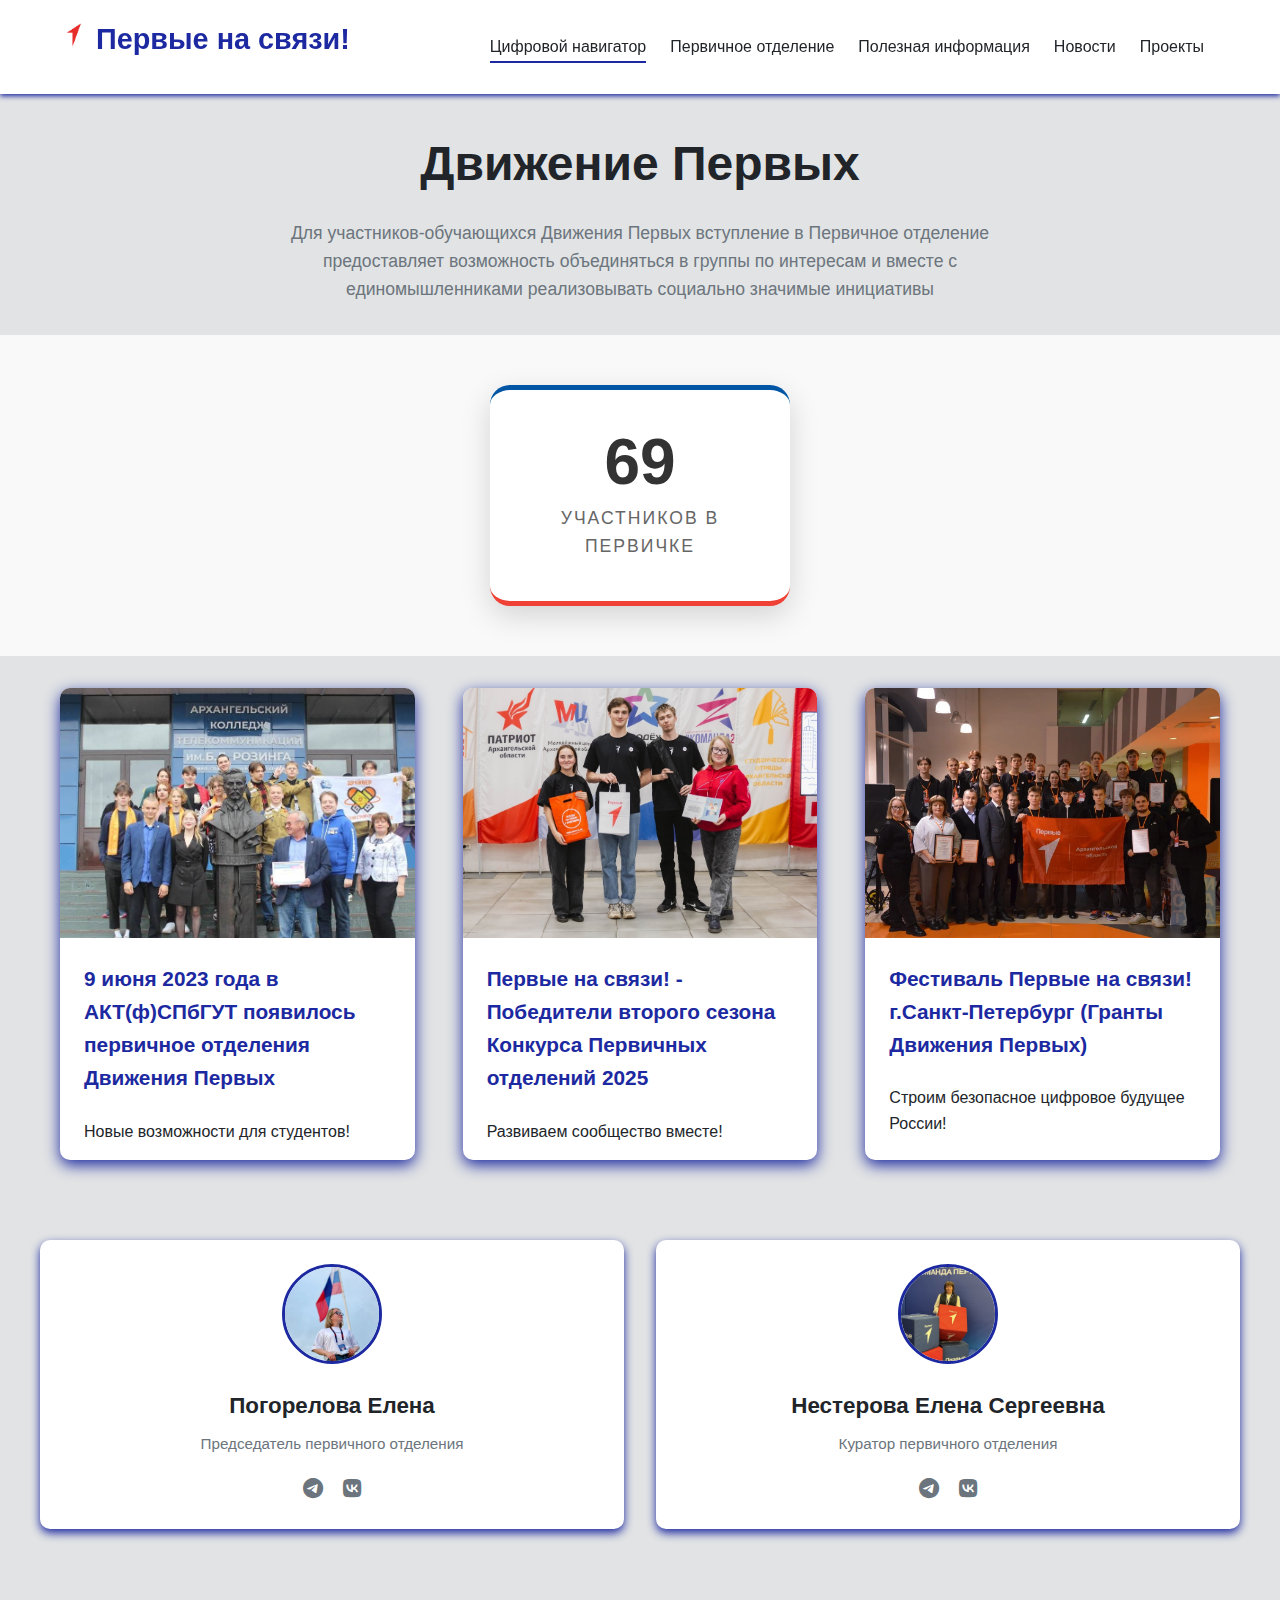
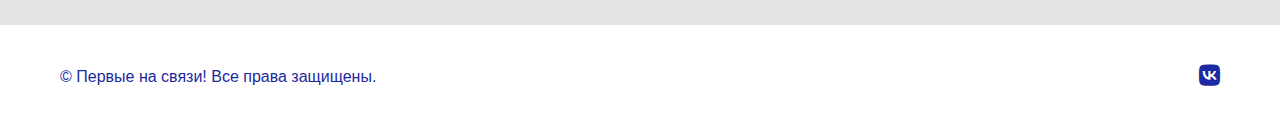
<file: pervye.html>
<!DOCTYPE html>
<html lang="ru">
<head>
    <meta charset="UTF-8">
    <meta name="viewport" content="width=device-width, initial-scale=1.0">
    <title>Главная - Цифровой навигатор</title>
    <link rel="stylesheet" href="style.css">
    <link rel="icon" href="img/logo/1.png" type="image/png">
    <link rel="stylesheet" href="https://cdnjs.cloudflare.com/ajax/libs/font-awesome/6.0.0-beta3/css/all.min.css">
</head>
<body>
    <header>
        <div class="container header-content">
            <h1 class="logo"> <img src="img/logo/1.png" class="logo1"> <a href="index.html"> Первые на связи!</a></h1>
            <nav>
                <ul class="main-nav">
                    <li><a href="index.html" class="active">Цифровой навигатор</a></li>
                    <li><a href="pervye.html">Первичное отделение</a></li>
                    <li><a href="events.html">Полезная информация</a></li>
                    <li><a href="news.html">Новости</a></li>
                    <li><a href="project.html">Проекты</a></li>
                </ul>
                <div class="nav-toggle" id="nav-toggle">
                    <i class="fas fa-bars"></i>
                </div>
            </nav>
        </div>
    </header>

    <main>
        <section class="cybersecurity-intro container">
            <h2>Движение Первых</h2>
            <p>Для участников-обучающихся Движения Первых вступление в Первичное отделение предоставляет возможность объединяться в группы по интересам и вместе с единомышленниками реализовывать социально значимые инициативы</p>
        </section>
        <!-- Контейнер-секция, которая занимает пространство и центрирует содержимое -->
<section class="counter-section">
    <div class="stat-card">
        <!-- Число, до которого бежит счетчик, укажите в data-target -->
        <div class="counter" data-target="190">0</div>
        <p>Участников в первичке</p>
    </div>
</section>



        <section class="cybersecurity-topics container">
            <div class="topic-item">
                <img src="img/card/2.jpg" alt="">
                <h3>9 июня 2023 года в АКТ(ф)СПбГУТ появилось первичное отделения Движения Первых</h3>
                <p>Новые возможности для студентов!</p>
            </div>
            <div class="topic-item">
                <img src="img/card/1.jpg" alt="">
                <h3>Первые на связи! - Победители второго сезона Конкурса Первичных отделений 2025</h3>
                <p>Развиваем сообщество вместе!</p>
            </div>
            <div class="topic-item">
                <img src="img/card/3.jpg" alt="">
                <h3>Фестиваль Первые на связи! г.Санкт-Петербург (Гранты Движения Первых)</h3>
                <p>Строим безопасное цифровое будущее России!</p>
            </div>
            
        </section>

        <section class="contacts-section container">
            
         <div class="developers-section">
                <h3></h3>
                <div class="developers-grid">
                    <div class="developer-card">
                        <img src="img/contacts/1.jpg" alt="">
                        <h4>Погорелова Елена</h4>
                        <p>Председатель первичного отделения</p>
                        <div class="social-links-dev">
                            <a href=""><i class="fab fa-telegram-plane"></i></a>
                            <a href=""><i class="fab fa-vk"></i></a>
                        </div>
                    </div>
                    <div class="developers-grid">
                    <div class="developer-card">
                        <img src="img/contacts/2.jpg" alt="">
                        <h4>Нестерова Елена Сергеевна</h4>
                        <p>Куратор первичного отделения</p>
                        <div class="social-links-dev">
                            <a href=""><i class="fab fa-telegram-plane"></i></a>
                            <a href=""><i class="fab fa-vk"></i></a>
                        </div>
                    </div>
                    
                </div>
            </div>
        </section>
    </main>

      <footer>
        <div class="container footer-content">
            <p>&copy; Первые на связи! Все права защищены.</p>
            <div class="social-links">
                <a href="https://vk.com/club234343146"><i class="fab fa-vk"></i></a>
            </div>
        </div>
    </footer>

 
   

    <button id="scroll-to-top" class="scroll-to-top" title="Наверх"><i class="fas fa-arrow-up"></i></button>

   <script src="code.js"></script>
</body>
</html>
</file>
<file: style.css>
/* Basi Reset & Variables */
:root {
    --primary-color: #1c29a0; /* Blue */
    --secondary-color: #6c757d; /* Grey */
    --background-color: #e1e3e4; /* Light background */
    --text-color: #212529; /* Dark text */
    --card-bg: #ffffff;
    --border-color: #dee2e6;
    --header-bg: #ffffff;
    --footer-bg: #ffffff; /* Dark footer */
    --footer-text-color: #1c29a0;
    --accordion-header-bg: #f9f9f9;
    --accordion-header-hover-bg: #5160bf;
    --modal-bg-overlay: rgba(0, 0, 0, 0.7);
    --modal-content-bg: #ffffff;
    --button-hover-bg: #0f154e;
    --shadow-light: #1c29a0;
    --shadow-medium: #1c29a0;
    --shadow-heavy: #1c29a0;
}


* {
    box-sizing: border-box;
    margin: 0;
    padding: 0;
}

body {
    font-family: 'Segoe UI', Tahoma, Geneva, Verdana, sans-serif;
    line-height: 1.6;
    color: var(--text-color);
    background-color: var(--background-color);
    transition: background-color 0.3s ease, color 0.3s ease;
}

.container {
    max-width: 1200px;
    margin: 0 auto;
    padding: 0 20px;
}

a {
    color: var(--primary-color);
    text-decoration: none;
    transition: color 0.3s ease;
}

a:hover {
    color: var(--button-hover-bg);
}

h1, h2, h3, h4 {
    margin-bottom: 1rem;
    color: var(--text-color);
}

/* Header */
header {
    background-color: var(--header-bg);
    padding: 1rem 0;
    box-shadow: 0 2px 5px var(--shadow-light);
    position: sticky;
    top: 0;
    z-index: 1000;
}

.header-content {
    display: flex;
    justify-content: space-between;
    align-items: center;
    flex-wrap: wrap; /* Allow wrapping for mobile */
}

.logo1{
    height: 28px;
}

.logo {
    font-size: 1.8rem;
    font-weight: bold;
}

.logo a {
    color: var(--primary-color);
    text-decoration: none;
}

.main-nav {
    list-style: none;
    display: flex;
    flex-wrap: wrap;
    gap: 1.5rem;
    margin-left: auto; /* Push nav to center if dark mode toggle is on the right */
    margin-right: 1rem; /* Space before dark mode toggle */
}

.main-nav a {
    color: var(--text-color);
    font-weight: 500;
    padding: 0.5rem 0;
    position: relative;
}

.main-nav a::after {
    content: '';
    position: absolute;
    width: 0;
    height: 2px;
    background-color: var(--primary-color);
    bottom: 0;
    left: 0;
    transition: width 0.3s ease;
}

.main-nav a:hover::after,
.main-nav a.active::after {
    width: 100%;
}

.main-nav1 ul li{
    color: rgb(235, 235, 235);
}
.nav-toggle {
    display: none; /* Hidden by default for desktop */
    font-size: 1.8rem;
    cursor: pointer;
    color: var(--text-color);
    margin-left: 1rem;
}

.dark-mode-toggle {
    background: none;
    border: none;
    font-size: 1.5rem;
    cursor: pointer;
    color: var(--text-color);
    transition: color 0.3s ease;
}

.dark-mode-toggle:hover {
    color: var(--primary-color);
}

/* Hero Slider */
.hero-slider {
    position: relative;
    width: 100%;
    height:680px; /* Adjust height as needed */
    overflow: hidden;
    
}

.slider-container {
    position: relative;
    width: 100%;
    height: 100%;
}

.slide {
    position: absolute;
    top: 0;
    left: 0;
    width: 100%;
    height: 100%;
    background-size: cover;
    background-position: center;
    opacity: 0;
    transition: opacity 1s ease-in-out;
    display: flex;
    align-items: center;
    justify-content: center;
    color: #fff;
    text-align: center;
}

.slide.active {
    opacity: 1;
}

.slide-caption {
    background-color: rgba(0, 0, 0, 0.5);
    padding: 2rem;
    border-radius: 8px;
    max-width: 800px;
}

.slide-caption h2 {
    font-size: 3rem;
    margin-bottom: 1rem;
    color: #fff;
}

.slide-caption p {
    font-size: 1.5rem;
    color: #fff;
}

.prev-slide, .next-slide {
    position: absolute;
    top: 50%;
    transform: translateY(-50%);
    background-color: rgba(0, 0, 0, 0.5);
    color: white;
    border: none;
    padding: 1rem;
    cursor: pointer;
    font-size: 1.5rem;
    z-index: 10;
    border-radius: 50%;
    width: 50px;
    height: 50px;
    display: flex;
    align-items: center;
    justify-content: center;
    transition: background-color 0.3s ease;
}

.prev-slide:hover, .next-slide:hover {
    background-color: rgba(0, 0, 0, 0.7);
}

.prev-slide {
    left: 20px;
}

.next-slide {
    right: 20px;
}

.slider-dots {
    position: absolute;
    bottom: 20px;
    left: 50%;
    transform: translateX(-50%);
    display: flex;
    gap: 10px;
    z-index: 10;
}

.dot {
    width: 12px;
    height: 12px;
    background-color: rgba(255, 255, 255, 0.5);
    border-radius: 50%;
    cursor: pointer;
    transition: background-color 0.3s ease, transform 0.3s ease;
}

.dot.active {
    background-color: white;
    transform: scale(1.2);
}

/* Sections & Cards */
section {
    padding: 3rem 0;
}

section h2 {
    text-align: center;
    margin-bottom: 2.5rem;
    font-size: 2.5rem;
}

.cards-grid {
    display: grid;
    grid-template-columns: repeat(auto-fit, minmax(280px, 1fr));
    gap: 2rem;
}

.card {
    background-color: var(--card-bg);
    border-radius: 8px;
    box-shadow: 0 4px 10px var(--shadow-light);
    overflow: hidden;
    transition: transform 0.3s ease, box-shadow 0.3s ease;
    cursor: pointer;
}

.card:hover {
    transform: translateY(-5px) scale(1.02);
    box-shadow: 0 8px 20px var(--shadow-medium);
}

.card img {
    width: 100%;
    height: 200px;
    object-fit: cover;
    display: block;
}

.card h3 {
    margin: 1rem 1rem 0.5rem;
    font-size: 1.5rem;
    color: var(--text-color);
}

.card p {
    margin: 0 1rem 1.5rem;
    color: var(--secondary-color);
}

/* FAQ Accordion */
.accordion {
    max-width: 800px;
    margin: 0 auto;
}

.accordion-item {
    border: 1px solid var(--border-color);
    border-radius: 8px;
    margin-bottom: 1rem;
    overflow: hidden;
    background-color: var(--card-bg);
}

.accordion-header {
    display: flex;
    justify-content: space-between;
    align-items: center;
    padding: 1rem 1.5rem;
    background-color: var(--accordion-header-bg);
    cursor: pointer;
    transition: background-color 0.3s ease;
}

.accordion-header:hover {
    background-color: var(--accordion-header-hover-bg);
}

.accordion-header h3 {
    margin: 0;
    font-size: 1.2rem;
    color: var(--text-color);
}

.accordion-header i {
    transition: transform 0.3s ease;
}

.accordion-item.active .accordion-header i {
    transform: rotate(180deg);
}

.accordion-content {
    max-height: 0;
    overflow: hidden;
    transition: max-height 0.5s ease-out, padding 0.5s ease-out;
    padding: 0 1.5rem;
}

.accordion-item.active .accordion-content {
    max-height: 200px; /* Adjust based on content */
    padding: 1rem 1.5rem;
}

.accordion-content p {
    margin-bottom: 0;
    color: var(--secondary-color);
}


/* Forms */
.feedback-form, .registration-form {
    max-width: 600px;
    margin: 0 auto;
    background-color: var(--card-bg);
    padding: 2rem;
    border-radius: 8px;
    box-shadow: 0 4px 10px var(--shadow-light);
}

.form-group {
    margin-bottom: 1.5rem;
}

.form-group label {
    display: block;
    margin-bottom: 0.5rem;
    font-weight: bold;
    color: var(--text-color);
}

.form-group input[type="text"],
.form-group input[type="email"],
.form-group input[type="password"],
.form-group textarea {
    width: 100%;
    padding: 0.8rem;
    border: 1px solid var(--border-color);
    border-radius: 5px;
    font-family: inherit;
    font-size: 1rem;
    background-color: var(--background-color);
    color: var(--text-color);
}

.form-group textarea {
    resize: vertical;
}

.btn {
    display: inline-block;
    background-color: var(--primary-color);
    color: white;
    padding: 0.8rem 1.5rem;
    border: none;
    border-radius: 5px;
    cursor: pointer;
    font-size: 1rem;
    transition: background-color 0.3s ease;
}

.btn:hover {
    background-color: var(--button-hover-bg);
}

/* Footer */
footer {
    background-color: var(--footer-bg);
    color: var(--footer-text-color);
    padding: 2rem 0;
    text-align: center;
    margin-top: 3rem;
}

.footer-content {
    display: flex;
    justify-content: space-between;
    align-items: center;
    flex-wrap: wrap;
}

.footer-content p {
    margin: 0;
}

.social-links a {
    color: var(--footer-text-color);
    font-size: 1.5rem;
    margin-left: 1rem;
    transition: color 0.3s ease;
}

.social-links a:hover {
    color: var(--primary-color);
}

/* Modals */
.modal {
    display: none; /* Hidden by default */
    position: fixed; /* Stay in place */
    z-index: 2000; /* Sit on top */
    left: 0;
    top: 0;
    width: 100%; /* Full width */
    height: 100%; /* Full height */
    overflow: auto; /* Enable scroll if needed */
    background-color: var(--modal-bg-overlay);
    justify-content: center;
    align-items: center;
    opacity: 0;
    pointer-events: none;
    transition: opacity 0.3s ease;
}

.modal.active {
    display: flex;
    opacity: 1;
    pointer-events: auto;
}

.modal-content {
    background-color: var(--modal-content-bg);
    margin: auto;
    padding: 30px;
    border-radius: 10px;
    width: 90%;
    max-width: 600px;
    position: relative;
    box-shadow: 0 5px 15px var(--shadow-heavy);
    transform: translateY(-50px);
    opacity: 0;
    transition: transform 0.3s ease, opacity 0.3s ease;
}

.modal.active .modal-content {
    transform: translateY(0);
    opacity: 1;
}

.modal-content img {
    max-width: 100%;
    height: auto;
    border-radius: 8px;
    margin-bottom: 1rem;
}

.modal-content h3 {
    font-size: 1.8rem;
    margin-bottom: 0.8rem;
}

.modal-content p {
    line-height: 1.8;
}

.close-button {
    color: var(--secondary-color);
    position: absolute;
    top: 15px;
    right: 25px;
    font-size: 28px;
    font-weight: bold;
    cursor: pointer;
    transition: color 0.3s ease;
}

.close-button:hover,
.close-button:focus {
    color: var(--primary-color);
    text-decoration: none;
    cursor: pointer;
}

/* Scroll to Top Button */
.scroll-to-top {
    display: none;
    position: fixed;
    bottom: 20px;
    right: 20px;
    background-color: var(--primary-color);
    color: white;
    border: none;
    border-radius: 50%;
    width: 50px;
    height: 50px;
    font-size: 1.5rem;
    line-height: 50px;
    text-align: center;
    cursor: pointer;
    box-shadow: 0 2px 10px rgba(0, 0, 0, 0.2);
    transition: background-color 0.3s ease, transform 0.3s ease;
    z-index: 999;
}

.scroll-to-top:hover {
    background-color: var(--button-hover-bg);
    transform: translateY(-3px);
}

/* Cybersecurity Topics Page */
.cybersecurity-intro {
    text-align: center;
    padding: 2rem 0;
}

.cybersecurity-intro h2 {
    font-size: 3rem;
    margin-bottom: 1rem;
}

.cybersecurity-intro p {
    font-size: 1.1rem;
    max-width: 800px;
    margin: 0 auto;
    color: var(--secondary-color);
}

.cybersecurity-topics {
    display: grid;
    grid-template-columns: repeat(auto-fit, minmax(300px, 1fr));
    gap: 3rem;
    padding-top: 2rem;
}

.topic-item {
    background-color: var(--card-bg);
    border-radius: 10px;
    box-shadow: 0 5px 15px var(--shadow-medium);
    overflow: hidden;
    transition: transform 0.3s ease, box-shadow 0.3s ease;
}

.topic-item:hover {
    transform: translateY(-8px);
    box-shadow: 0 10px 25px var(--shadow-heavy);
}

.topic-item img {
    width: 100%;
    height: 250px;
    object-fit: cover;
    display: block;
}

.topic-item h3 {
    padding: 1.5rem 1.5rem 0.5rem;
    font-size: 1.3rem;
    color: var(--primary-color);
}

.topic-item p {
    padding: 0 1.5rem;
    color: var(--text-color);
    margin-bottom: 1rem;
}


/* Contacts Page */
.contacts-section {
    text-align: center;
    padding: 3rem 0;
}

.contacts-section h2 {
    font-size: 2.8rem;
    margin-bottom: 1.5rem;
}

.contacts-intro {
    font-size: 1.1rem;
    max-width: 700px;
    margin: 0 auto 3rem;
    color: var(--secondary-color);
}

.contact-info-grid {
    display: grid;
    grid-template-columns: repeat(auto-fit, minmax(250px, 1fr));
    gap: 2rem;
    margin-bottom: 4rem;
}

.contact-item {
    background-color: var(--card-bg);
    padding: 2rem;
    border-radius: 10px;
    box-shadow: 0 4px 12px var(--shadow-medium);
    transition: transform 0.3s ease, box-shadow 0.3s ease;
}

.contact-item:hover {
    transform: translateY(-5px);
    box-shadow: 0 8px 16px var(--shadow-heavy);
}

.contact-item .icon-large {
    font-size: 3.5rem;
    color: var(--primary-color);
    margin-bottom: 1rem;
}

.contact-item h3 {
    font-size: 1.8rem;
    margin-bottom: 0.8rem;
    color: var(--text-color);
}

.contact-item p {
    font-size: 1.1rem;
    color: var(--secondary-color);
}

.contact-item a {
    color: var(--primary-color);
    text-decoration: none;
}

.developers-section h3 {
    font-size: 2.2rem;
    margin-bottom: 2rem;
    color: var(--text-color);
}

.developers-grid {
    display: grid;
    grid-template-columns: repeat(auto-fit, minmax(220px, 1fr));
    gap: 2rem;
    justify-content: center;
}

.developer-card {
    background-color: var(--card-bg);
    padding: 1.5rem;
    border-radius: 10px;
    box-shadow: 0 4px 10px var(--shadow-light);
    transition: transform 0.3s ease, box-shadow 0.3s ease;
    text-align: center;
}

.developer-card:hover {
    transform: translateY(-5px);
    box-shadow: 0 6px 15px var(--shadow-medium);
}

.developer-card img {
    width: 100px;
    height: 100px;
    border-radius: 50%;
    object-fit: cover;
    margin-bottom: 1rem;
    border: 3px solid var(--primary-color);
}

.developer-card h4 {
    font-size: 1.4rem;
    margin-bottom: 0.5rem;
    color: var(--text-color);
}

.developer-card p {
    color: var(--secondary-color);
    font-size: 0.95rem;
    margin-bottom: 1rem;
}

.social-links-dev a {
    color: var(--secondary-color);
    font-size: 1.3rem;
    margin: 0 0.5rem;
    transition: color 0.3s ease;
}

.social-links-dev a:hover {
    color: var(--primary-color);
}

/* For Kids/Parents Intro & Video Section */
.kids-intro, .parents-intro {
    text-align: center;
    padding: 2rem 0;
}

.kids-intro h2, .parents-intro h2 {
    font-size: 2.8rem;
    margin-bottom: 1rem;
}

.kids-intro p, .parents-intro p {
    font-size: 1.1rem;
    max-width: 800px;
    margin: 0 auto;
    color: var(--secondary-color);
}

.video-lectures {
    text-align: center;
    padding-top: 2rem;
}

.video-lectures h3 {
    font-size: 2.2rem;
    margin-bottom: 2rem;
}

.video-grid {
    display: grid;
    grid-template-columns: repeat(auto-fit, minmax(320px, 1fr));
    gap: 2rem;
    justify-content: center;
    margin-bottom: 2rem;
}

.video-item {
    background-color: var(--card-bg);
    border-radius: 10px;
    box-shadow: 0 4px 12px var(--shadow-medium);
    overflow: hidden;
    text-align: center;
    transition: transform 0.3s ease, box-shadow 0.3s ease;
}

.video-item:hover {
    transform: translateY(-5px);
    box-shadow: 0 8px 16px var(--shadow-heavy);
}

.video-item iframe {
    width: 100%;
    height: 250px; /* Adjust as needed */
    display: block;
    border: none;
}

.video-item h4 {
    font-size: 1.3rem;
    margin: 1rem 1rem 1.5rem;
    color: var(--text-color);
}

.video-note {
    font-style: italic;
    color: var(--secondary-color);
    margin-top: 2rem;
    font-size: 1.1rem;
}


/* Responsive Design */
@media (max-width: 992px) {
    .main-nav {
        gap: 1rem;
        margin-right: 0.5rem;
    }
    .main-nav a {
        font-size: 0.95rem;
    }
    .slide-caption h2 {
        font-size: 2.5rem;
    }
    .slide-caption p {
        font-size: 1.3rem;
    }
}

@media (max-width: 768px) {
    .header-content {
        flex-direction: row; /* Keep logo, toggle, and dark mode on one line */
        justify-content: space-between;
        padding: 0 15px;
    }

    .main-nav {
        display: none; /* Hide nav by default on mobile */
        flex-direction: column;
        width: 100%;
        background-color: var(--header-bg);
        box-shadow: 0 2px 5px var(--shadow-light);
        position: absolute;
        top: 65px; /* Below header */
        left: 0;
        padding-bottom: 1rem;
        margin: 0; /* Remove default margin for full width */
    }

    .main-nav.active {
        display: flex;
    }

    .main-nav li {
        margin: 0;
        text-align: center;
    }
    
    .main-nav a {
        display: block;
        padding: 0.8rem 1rem;
        border-bottom: 1px solid var(--border-color);
        width: 100%;
    }

    .main-nav a::after {
        display: none; /* Hide hover underline for mobile menu items */
    }

    .nav-toggle {
        display: block; /* Show toggle button */
        order: 2; /* Position toggle correctly */
        margin-left: auto; /* Push toggle to the right */
    }
    .dark-mode-toggle {
        order: 3;
        margin-left: 1rem;
    }
    .logo {
        order: 1;
    }


    .hero-slider {
        height: 400px;
    }

    .slide-caption h2 {
        font-size: 2rem;
    }

    .slide-caption p {
        font-size: 1.2rem;
    }

    .prev-slide, .next-slide {
        padding: 0.8rem;
        font-size: 1.2rem;
        width: 40px;
        height: 40px;
    }

    .prev-slide { left: 10px; }
    .next-slide { right: 10px; }

    .cards-grid {
        grid-template-columns: 1fr;
    }

    .feedback-form, .registration-form {
        padding: 1.5rem;
    }
    
    .footer-content {
        flex-direction: column;
        gap: 1rem;
    }

    .social-links {
        margin-top: 1rem;
    }

    .cybersecurity-topics,
    .contact-info-grid,
    .developers-grid,
    .video-grid {
        grid-template-columns: 1fr;
    }

    .topic-item h3, .contact-item h3, .developers-section h3, .video-lectures h3 {
        font-size: 1.5rem;
    }
    .contact-item .icon-large {
        font-size: 2.5rem;
    }
}

@media (max-width: 480px) {
    .logo {
        font-size: 1.5rem;
    }
    .header-content {
        padding: 0 10px;
    }
    .hero-slider {
        height: 300px;
    }
    .slide-caption {
        padding: 1rem;
    }
    .slide-caption h2 {
        font-size: 1.5rem;
    }
    .slide-caption p {
        font-size: 1rem;
    }
    section h2 {
        font-size: 2rem;
    }
    .card h3 {
        font-size: 1.2rem;
    }
    .accordion-header h3 {
        font-size: 1rem;
    }
}

    /* 1. Центрирование самой секции на странице */
    .counter-section {
        display: flex;
        justify-content: center;  /* Центр по горизонтали */
        align-items: center;      /* Центр по вертикали */
        min-height: 20vh;         /* Высота секции (половина экрана), чтобы было видно центрирование */
        width: 100%;
        background-color: #f9f9f9; /* Светлый фон, чтобы выделить карточку */
        padding: 50px 0;
    }

    /* 2. Стили самой карточки */
    .stat-card {
        background: #ffffff;
        padding: 40px;
        border-radius: 20px;
        box-shadow: 0 10px 30px rgba(0,0,0,0.15); /* Мягкая тень */
        text-align: center;       /* Центрирует текст внутри карточки */
        width: 300px;             /* Фиксированная ширина карточки */
        border-top: 5px solid #0055A4;    /* Синий верх */
        border-bottom: 5px solid #EF4135; /* Красный низ */
        transition: transform 0.3s ease;
    }

    /* Эффект увеличения из вашего задания */
    .stat-card:hover {
        transform: scale(1.05);
    }

    /* 3. Стиль цифр */
    .counter {
        font-size: 4rem;
        font-weight: 800;
        color: #333;
        margin-bottom: 10px;
        line-height: 1;
    }

    /* 4. Стиль подписи */
    .stat-card p {
        font-size: 1.1rem;
        color: #666;
        text-transform: uppercase;
        letter-spacing: 2px;
        margin: 0;
    }

    /* Адаптация для мобильных */
    @media (max-width: 480px) {
        .stat-card {
            width: 90%; /* На мобилках карточка на всю ширину */
        }
        .counter {
            font-size: 3rem;
        }
    }
/* Добавьте в ваш файл style.css или внутри <style> в <head> */
.site-button {
    display: inline-block;
    padding: 12px 24px;
    background-color: #1a0cae;
    color: #fff;
    text-decoration: none;
    border-radius: 20px;
    font-size: 25px;
    transition: background-color 0.3s;
}

.site-button:hover {
    background-color: #7a0505;
    color: #fff;
}
</file>
